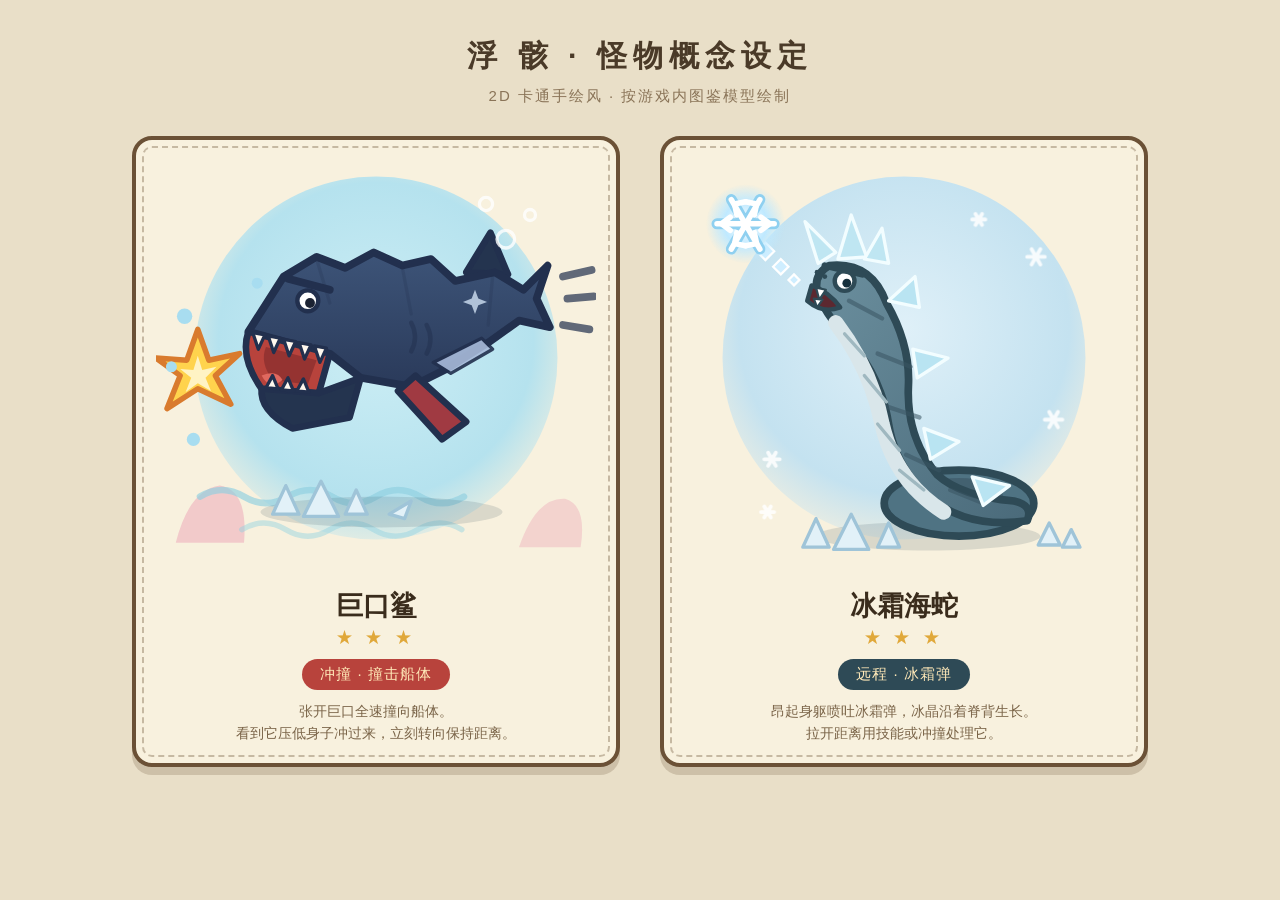
<file: art/monster-concepts.html>
<!DOCTYPE html>
<html lang="zh-CN">
<head>
<meta charset="UTF-8">
<title>浮骸 · 怪物概念设定</title>
<style>
  body {
    background: #e9dfc8;
    font-family: "Microsoft YaHei", "PingFang SC", sans-serif;
    display: flex; flex-direction: column; align-items: center;
    padding: 36px 20px 60px; margin: 0;
  }
  h1 { color: #4a3a28; letter-spacing: 6px; margin: 0; font-size: 30px; }
  .sub { color: #8a7458; margin: 10px 0 30px; font-size: 15px; letter-spacing: 2px; }
  .row { display: flex; gap: 40px; flex-wrap: wrap; justify-content: center; }
  .card {
    background: #f8f1de;
    border: 4px solid #6b5136;
    outline: 2px dashed rgba(107, 81, 54, .35);
    outline-offset: -12px;
    border-radius: 20px;
    padding: 20px 20px 18px;
    width: 440px;
    box-shadow: 0 8px 0 rgba(107, 81, 54, .22);
  }
  .name { font-size: 27px; font-weight: 700; color: #3a2c1c; text-align: center; margin-top: 6px; }
  .stars { text-align: center; color: #e0a83a; font-size: 17px; letter-spacing: 4px; margin-top: 2px; }
  .skill { text-align: center; margin-top: 10px; }
  .chip {
    display: inline-block; background: #2e4a56; color: #ffe9b8;
    border-radius: 999px; padding: 6px 18px; font-size: 15px; letter-spacing: 1px;
  }
  .chip.pink { background: #b8433c; }
  .desc { text-align: center; color: #7a6448; font-size: 14px; margin-top: 10px; line-height: 1.6; }
</style>
</head>
<body>
<h1>浮 骸 · 怪物概念设定</h1>
<div class="sub">2D 卡通手绘风 · 按游戏内图鉴模型绘制</div>
<div class="row">

  <!-- ============ 巨口鲨 ============ -->
  <div class="card">
    <svg viewBox="0 0 400 380" width="100%" role="img" aria-label="巨口鲨">
      <defs>
        <radialGradient id="seaWash" cx="50%" cy="45%" r="62%">
          <stop offset="0%" stop-color="#cdeef5"/>
          <stop offset="70%" stop-color="#b5e2ee"/>
          <stop offset="100%" stop-color="#f8f1de"/>
        </radialGradient>
        <linearGradient id="sharkBody" x1="0" y1="0" x2="0" y2="1">
          <stop offset="0%" stop-color="#3d5478"/>
          <stop offset="100%" stop-color="#2a3a5a"/>
        </linearGradient>
      </defs>

      <circle cx="200" cy="180" r="165" fill="url(#seaWash)"/>

      <!-- 粉色礁石剪影（呼应游戏粉崖） -->
      <path d="M18 348 Q30 300 58 296 Q84 300 80 348 Z" fill="#e88aa8" opacity=".38"/>
      <path d="M330 352 Q346 306 372 308 Q392 314 386 352 Z" fill="#e88aa8" opacity=".3"/>

      <!-- 波浪 -->
      <path d="M40 306 q20 -12 40 0 t40 0 t40 0 t40 0 t40 0 t40 0" fill="none" stroke="#8fd0e0" stroke-width="6" stroke-linecap="round" opacity=".65"/>
      <path d="M78 336 q20 -12 40 0 t40 0 t40 0 t40 0 t40 0" fill="none" stroke="#8fd0e0" stroke-width="5" stroke-linecap="round" opacity=".45"/>

      <!-- 地面阴影 -->
      <ellipse cx="205" cy="320" rx="110" ry="14" fill="#2e4a56" opacity=".15"/>

      <!-- 图鉴同款碎晶底座 -->
      <g fill="#e2f1f8" stroke="#9fc4d8" stroke-width="3" stroke-linejoin="round">
        <path d="M106 322 L118 296 L130 322 Z"/>
        <path d="M134 324 L150 292 L166 324 Z"/>
        <path d="M172 322 L182 300 L192 322 Z"/>
        <path d="M212 322 L232 310 L226 326 Z"/>
      </g>

      <!-- 速度线（冲撞技能，跟在尾后） -->
      <g stroke="#22304e" stroke-width="7" stroke-linecap="round" opacity=".7">
        <line x1="370" y1="106" x2="396" y2="100"/>
        <line x1="374" y1="126" x2="398" y2="124"/>
        <line x1="370" y1="150" x2="394" y2="154"/>
      </g>

      <!-- 背鳍（低多边形尖角） -->
      <path d="M282 102 L304 66 L320 104 Z" fill="#24344f" stroke="#22304e" stroke-width="6" stroke-linejoin="round"/>

      <!-- 身体 + 上颚（方块楔形轮廓，锯齿状头顶，对照模型） -->
      <path d="M84 156 L116 106 L146 88 L172 98 L198 84 L224 96 L250 90 L272 110 L308 102 L334 118 L356 96 L346 126 L358 152 L330 146 L302 166 L264 190 L232 206 L186 198 L158 176 Z"
            fill="url(#sharkBody)" stroke="#22304e" stroke-width="7" stroke-linejoin="round"/>

      <!-- 体块分面线（呼应低多边形） -->
      <g stroke="#22304e" stroke-width="3" stroke-linecap="round" opacity=".22">
        <path d="M146 90 L158 130"/>
        <path d="M224 98 L232 140"/>
        <path d="M306 106 L302 150"/>
      </g>

      <!-- 腹部浅色块 -->
      <path d="M252 184 L296 162 L306 172 L268 194 Z"
            fill="#a7bad9" stroke="#22304e" stroke-width="3" stroke-linejoin="round" opacity=".9"/>

      <!-- 口腔（标志性大红嘴，占半张脸） -->
      <path d="M84 156 L158 176 L148 212 L96 208 Q76 180 84 156 Z"
            fill="#b8433c" stroke="#22304e" stroke-width="6" stroke-linejoin="round"/>
      <path d="M100 170 L146 182 L138 204 L106 200 Q94 184 100 170 Z" fill="#8a2e2e" opacity=".75"/>
      <path d="M96 196 q14 -6 19 4 q-12 10 -19 -4 Z" fill="#e0685f"/>

      <!-- 上排牙 -->
      <g fill="#fff8ee" stroke="#22304e" stroke-width="3" stroke-linejoin="round">
        <path d="M88 157 l11 2 l-6 13 Z"/>
        <path d="M102 160 l11 2 l-6 13 Z"/>
        <path d="M116 163 l11 2 l-6 13 Z"/>
        <path d="M130 166 l11 2 l-6 13 Z"/>
        <path d="M144 169 l11 2 l-6 13 Z"/>
      </g>

      <!-- 下颚 -->
      <path d="M96 208 L148 212 L186 198 L176 234 L124 244 Q94 228 96 208 Z"
            fill="#24344f" stroke="#22304e" stroke-width="6" stroke-linejoin="round"/>

      <!-- 下排牙 -->
      <g fill="#fff8ee" stroke="#22304e" stroke-width="3" stroke-linejoin="round">
        <path d="M100 207 l11 1 l-5 -12 Z"/>
        <path d="M114 209 l11 1 l-5 -12 Z"/>
        <path d="M128 210 l11 1 l-5 -12 Z"/>
      </g>

      <!-- 眼睛 + 怒眉 -->
      <circle cx="138" cy="128" r="9.5" fill="#ffffff" stroke="#22304e" stroke-width="4"/>
      <circle cx="140" cy="130" r="4.5" fill="#1c2333"/>
      <path d="M120 108 L158 118" stroke="#22304e" stroke-width="7" stroke-linecap="round"/>

      <!-- 鳃 -->
      <g stroke="#22304e" stroke-width="4" fill="none" stroke-linecap="round" opacity=".5">
        <path d="M232 148 q7 13 0 26"/>
        <path d="M246 150 q7 13 0 26"/>
      </g>

      <!-- 红色胸鳍（模型同款） -->
      <path d="M236 196 L282 238 L260 254 L220 210 Z"
            fill="#a03a42" stroke="#22304e" stroke-width="6" stroke-linejoin="round"/>

      <!-- 身体高光星 -->
      <path d="M290 118 l3 8 8 3 -8 3 -3 8 -3 -8 -8 -3 8 -3 Z" fill="#cfe0f2" opacity=".8"/>

      <!-- 冲撞爆星（技能命中点，嘴边） -->
      <g transform="translate(38,196)">
        <path d="M0 -42 L10 -14 L38 -20 L16 0 L30 26 L0 12 L-28 30 L-16 0 L-38 -16 L-10 -14 Z"
              fill="#ffd34d" stroke="#d97b2e" stroke-width="5" stroke-linejoin="round"/>
        <path d="M0 -18 L4 -5 L17 -8 L7 2 L12 14 L0 7 L-11 15 L-6 2 L-16 -6 L-4 -5 Z" fill="#fff3c4"/>
      </g>

      <!-- 水花 -->
      <g fill="#a8ddf0">
        <circle cx="26" cy="142" r="7"/>
        <circle cx="14" cy="188" r="5"/>
        <circle cx="34" cy="254" r="6"/>
        <circle cx="92" cy="112" r="5"/>
      </g>

      <!-- 气泡 -->
      <g fill="none" stroke="#ffffff" stroke-width="3" opacity=".8">
        <circle cx="318" cy="72" r="8"/>
        <circle cx="340" cy="50" r="5"/>
        <circle cx="300" cy="40" r="6"/>
      </g>
    </svg>
    <div class="name">巨口鲨</div>
    <div class="stars">★ ★ ★</div>
    <div class="skill"><span class="chip pink">冲撞 · 撞击船体</span></div>
    <div class="desc">张开巨口全速撞向船体。<br>看到它压低身子冲过来，立刻转向保持距离。</div>
  </div>

  <!-- ============ 冰霜海蛇 ============ -->
  <div class="card">
    <svg viewBox="0 0 400 380" width="100%" role="img" aria-label="冰霜海蛇">
      <defs>
        <radialGradient id="iceWash" cx="50%" cy="42%" r="65%">
          <stop offset="0%" stop-color="#dff0f8"/>
          <stop offset="70%" stop-color="#c4e2f0"/>
          <stop offset="100%" stop-color="#f8f1de"/>
        </radialGradient>
        <radialGradient id="boltGlow" cx="50%" cy="50%" r="50%">
          <stop offset="0%" stop-color="#ffffff"/>
          <stop offset="55%" stop-color="#bfe9ff"/>
          <stop offset="100%" stop-color="rgba(191,233,255,0)"/>
        </radialGradient>
        <linearGradient id="snakeBody" x1="0" y1="0" x2="1" y2="1">
          <stop offset="0%" stop-color="#6b8f9e"/>
          <stop offset="100%" stop-color="#4a6a7a"/>
        </linearGradient>
      </defs>

      <circle cx="200" cy="180" r="165" fill="url(#iceWash)"/>

      <!-- 背景小雪花 -->
      <g stroke="#ffffff" stroke-width="3.5" stroke-linecap="round" opacity=".85">
        <g transform="translate(320,88)"><path d="M-8 0 H8 M-4 -7 L4 7 M4 -7 L-4 7"/></g>
        <g transform="translate(80,272)"><path d="M-7 0 H7 M-3.5 -6 L3.5 6 M3.5 -6 L-3.5 6"/></g>
        <g transform="translate(336,236)"><path d="M-8 0 H8 M-4 -7 L4 7 M4 -7 L-4 7"/></g>
        <g transform="translate(76,320)"><path d="M-6 0 H6 M-3 -5 L3 5 M3 -5 L-3 5"/></g>
        <g transform="translate(268,54)"><path d="M-6 0 H6 M-3 -5 L3 5 M3 -5 L-3 5"/></g>
      </g>

      <!-- 地面阴影 -->
      <ellipse cx="222" cy="342" rx="102" ry="13" fill="#2e4a56" opacity=".15"/>

      <!-- 图鉴同款碎晶底座 -->
      <g fill="#e2f1f8" stroke="#9fc4d8" stroke-width="3" stroke-linejoin="round">
        <path d="M108 352 L120 326 L132 352 Z"/>
        <path d="M136 354 L152 322 L168 354 Z"/>
        <path d="M176 352 L186 330 L196 352 Z"/>
        <path d="M322 350 L332 330 L342 350 Z"/>
        <path d="M344 352 L352 336 L360 352 Z"/>
      </g>

      <!-- 盘绕的尾部（对照模型底座盘圈） -->
      <ellipse cx="250" cy="312" rx="68" ry="30"
               fill="#4f7383" stroke="#2e4a56" stroke-width="7"/>
      <ellipse cx="250" cy="305" rx="40" ry="16" fill="#415f6e" opacity=".85"/>

      <!-- 身体（S 形直立，对照图鉴姿态） -->
      <path d="M132 96 Q170 92 184 130 Q206 168 204 206 Q202 252 230 286 Q252 306 300 310 Q318 314 312 328 Q258 336 222 306 Q192 278 186 240 Q180 202 158 174 Q136 150 124 128 Q114 106 132 96 Z"
            fill="url(#snakeBody)" stroke="#2e4a56" stroke-width="7" stroke-linejoin="round"/>

      <!-- 体节环纹（对照模型分节） -->
      <g stroke="#3a5563" stroke-width="4" stroke-linecap="round" opacity=".55">
        <path d="M150 128 L180 144"/>
        <path d="M176 176 L206 188"/>
        <path d="M184 224 L214 234"/>
        <path d="M202 268 L232 282"/>
        <path d="M242 300 L272 312"/>
      </g>

      <!-- 腹部 -->
      <path d="M138 148 Q170 190 180 240 Q192 292 236 320"
            fill="none" stroke="#d9e6ea" stroke-width="14" stroke-linecap="round"/>
      <g stroke="#9fb8c0" stroke-width="3" stroke-linecap="round">
        <path d="M146 158 L164 178"/>
        <path d="M164 196 L184 220"/>
        <path d="M176 240 L196 264"/>
        <path d="M196 282 L218 300"/>
      </g>

      <!-- 背部冰晶（沿脊生长） -->
      <g fill="#b9e4f2" stroke="#f2fdff" stroke-width="3" stroke-linejoin="round">
        <path d="M186 128 L210 106 L214 134 Z"/>
        <path d="M208 172 L240 180 L212 198 Z"/>
        <path d="M218 244 L250 256 L224 272 Z"/>
        <path d="M262 288 L296 296 L272 314 Z"/>
      </g>

      <!-- 头顶冰晶冠（模型同款，一簇冰晶） -->
      <g fill="#bfe6f2" stroke="#f2fdff" stroke-width="3" stroke-linejoin="round">
        <path d="M122 94 L110 56 L138 84 Z"/>
        <path d="M140 90 L152 50 L166 88 Z"/>
        <path d="M164 90 L180 62 L186 94 Z"/>
      </g>

      <!-- 眼睛 + 怒眉 -->
      <circle cx="146" cy="110" r="9" fill="#ffffff" stroke="#2e4a56" stroke-width="4"/>
      <circle cx="148" cy="112" r="4" fill="#17303c"/>
      <path d="M128 96 L162 104" stroke="#2e4a56" stroke-width="6" stroke-linecap="round"/>

      <!-- 鼻孔 -->
      <circle cx="121" cy="102" r="2.2" fill="#2e4a56"/>
      <circle cx="128" cy="106" r="2.2" fill="#2e4a56"/>

      <!-- 张开的嘴 + 冰牙 -->
      <path d="M116 114 Q132 120 142 134 Q126 140 112 128 Z"
            fill="#5c2830" stroke="#2e4a56" stroke-width="4" stroke-linejoin="round"/>
      <g fill="#ffffff" stroke="#2e4a56" stroke-width="2" stroke-linejoin="round">
        <path d="M120 116 l9 2 l-6 9 Z"/>
        <path d="M118 126 l8 1 l-5 7 Z"/>
      </g>

      <!-- 冰霜弹弹道 -->
      <g fill="#cfeeff" stroke="#ffffff" stroke-width="2">
        <path d="M100 104 L105 109 L100 114 L95 109 Z"/>
        <path d="M88 90 L95 97 L88 104 L81 97 Z"/>
        <path d="M74 75 L82 83 L74 91 L66 83 Z"/>
      </g>

      <!-- 冰霜弹（技能） -->
      <circle cx="56" cy="58" r="36" fill="url(#boltGlow)"/>
      <g stroke-linecap="round">
        <g stroke="#8fd0f0" stroke-width="10">
          <path d="M30 58 H82 M43 36 L69 81 M43 81 L69 36"/>
        </g>
        <g stroke="#ffffff" stroke-width="5">
          <path d="M30 58 H82 M43 36 L69 81 M43 81 L69 36"/>
          <path d="M78 58 l-8 -6 M78 58 l-8 6 M34 58 l8 -6 M34 58 l8 6"/>
          <path d="M66 76 l-10 2 M66 76 l-2 -10 M46 40 l10 -2 M46 40 l2 10"/>
          <path d="M66 40 l-2 10 M66 40 l-10 -2 M46 76 l2 -10 M46 76 l10 2"/>
        </g>
      </g>
    </svg>
    <div class="name">冰霜海蛇</div>
    <div class="stars">★ ★ ★</div>
    <div class="skill"><span class="chip">远程 · 冰霜弹</span></div>
    <div class="desc">昂起身躯喷吐冰霜弹，冰晶沿着脊背生长。<br>拉开距离用技能或冲撞处理它。</div>
  </div>

</div>
</body>
</html>
</file>
